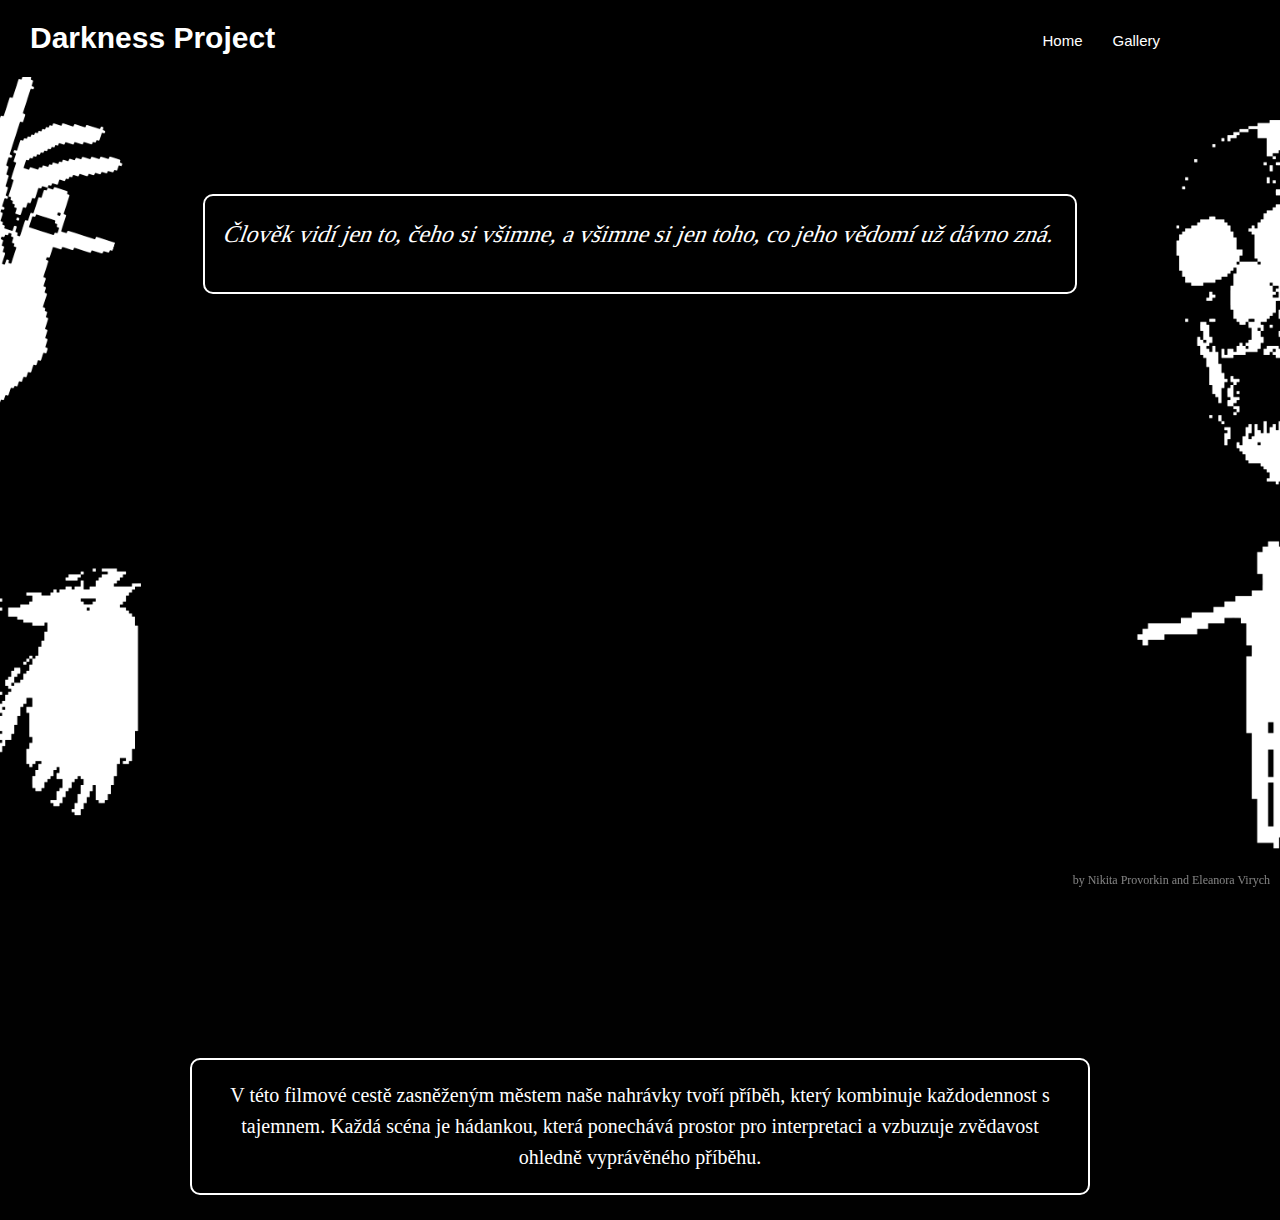
<file: index.html>
<!DOCTYPE html>
<html lang="en">
<head>
    <meta charset="UTF-8">
    <meta name="viewport" content="width=device-width, initial-scale=1.0">
    <title>Darkness</title>
    <link rel="stylesheet" type="text/css" href="site/css/index.css">
</head>    
<body>
<header>
    <div class="mainmenu">
        <div class="avtr">
            <h1>Darkness Project</h1>
        </div>
        <div class="crok">
            <ul>
                <li><a href="index.html">Home</a></li>
                <li><a href="site/gallery.html">Gallery</a></li>
            </ul>
        </div>
    </div>
</header>
<br>
<br>
<br>
<br>
<br>
<br>
<br>
    <div class="container">
        <p class="quote"> Člověk vidí jen to, čeho si všimne, a všimne si jen toho, co jeho vědomí už dávno zná.</p>
    </div>
    <br>
    <br>
    <br>
    <br>
    <iframe width="900" height="625" src="https://www.youtube.com/embed/RKMpmK_5Smc?si=s569y8LHZi4sAoP2" title="YouTube video player" frameborder="0" allow="accelerometer; autoplay; clipboard-write; encrypted-media; gyroscope; picture-in-picture; web-share" allowfullscreen></iframe>

    <div class="quotetwo">
        <p>V této filmové cestě zasněženým městem naše nahrávky tvoří příběh, který kombinuje každodennost s tajemnem. Každá scéna je hádankou, která ponechává prostor pro interpretaci a vzbuzuje zvědavost ohledně vyprávěného příběhu.</p>
    </div>
    <div class="by">
        <p>by Nikita Provorkin and Eleanora Virych</p>
    </div>
    <br>
</body>
</html>
</file>
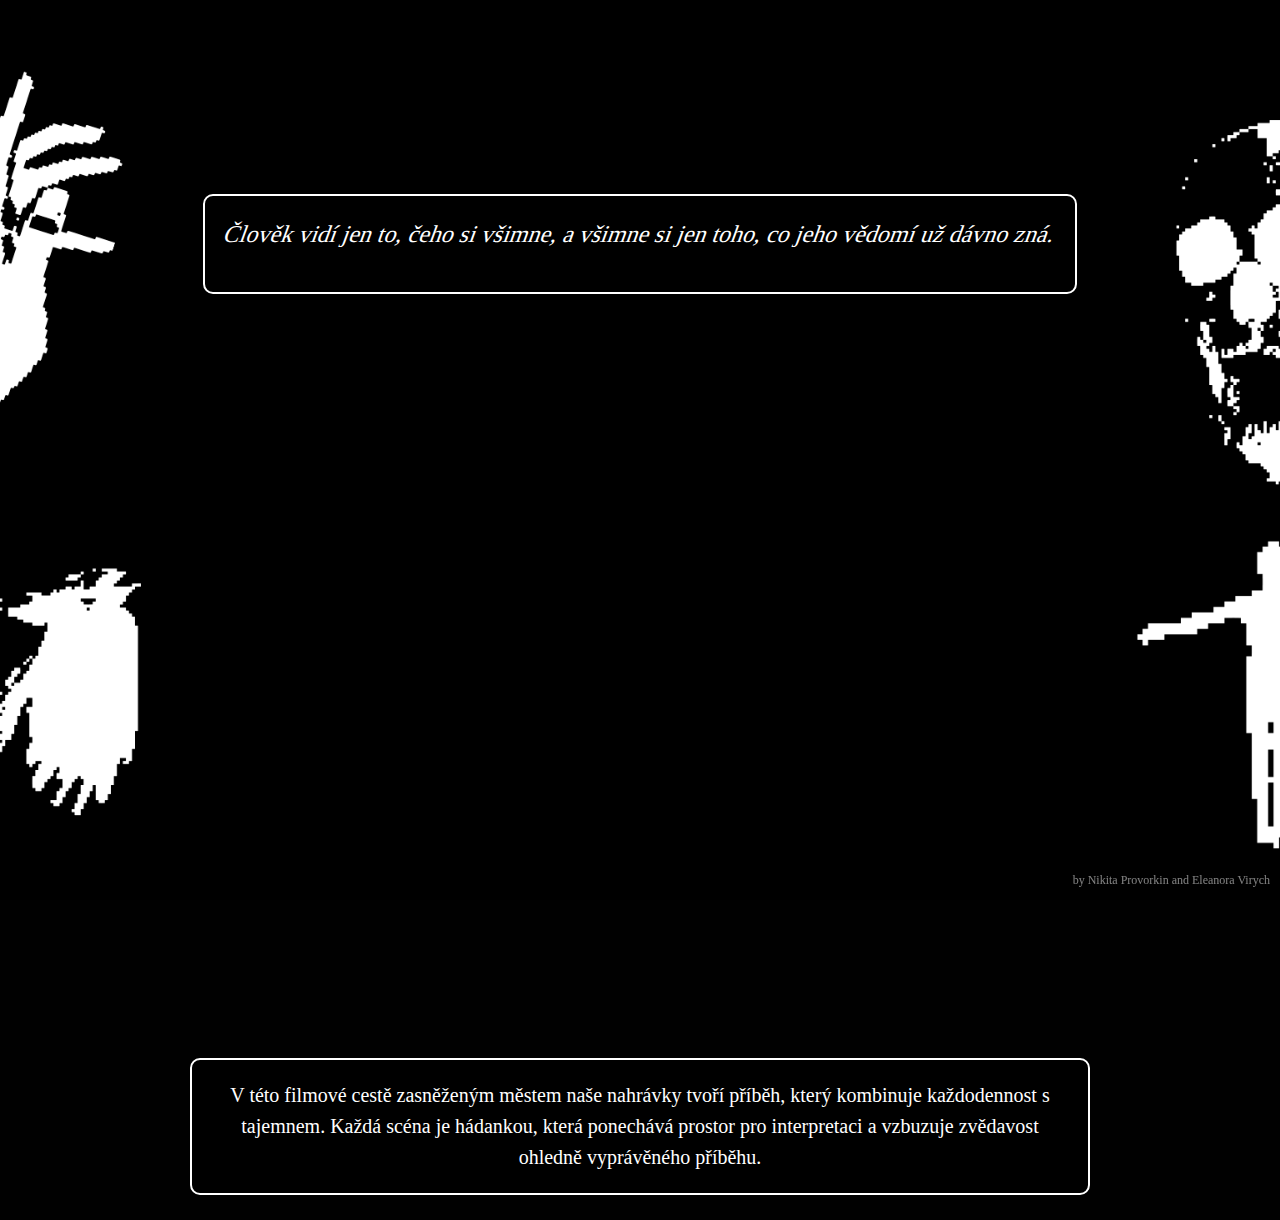
<file: site/index.html>
<!DOCTYPE html>
<html lang="en">
<head>
    <meta charset="UTF-8">
    <meta name="viewport" content="width=device-width, initial-scale=1.0">
    <title>Darkness</title>
    <link rel="stylesheet" type="text/css" href="css/index.css">
</head>    
<body>
    <?php include 'header.html';?>
<br>
<br>
<br>
<br>
<br>
<br>
<br>
    <div class="container">
        <p class="quote"> Člověk vidí jen to, čeho si všimne, a všimne si jen toho, co jeho vědomí už dávno zná.</p>
    </div>
    <br>
    <br>
    <br>
    <br>
    <iframe width="900" height="625" src="https://www.youtube.com/embed/RKMpmK_5Smc?si=s569y8LHZi4sAoP2" title="YouTube video player" frameborder="0" allow="accelerometer; autoplay; clipboard-write; encrypted-media; gyroscope; picture-in-picture; web-share" allowfullscreen></iframe>

    <div class="quotetwo">
        <p>V této filmové cestě zasněženým městem naše nahrávky tvoří příběh, který kombinuje každodennost s tajemnem. Každá scéna je hádankou, která ponechává prostor pro interpretaci a vzbuzuje zvědavost ohledně vyprávěného příběhu.</p>
    </div>
    <div class="by">
        <p>by Nikita Provorkin and Eleanora Virych</p>
    </div>
    <br>
</body>
</html>
</file>
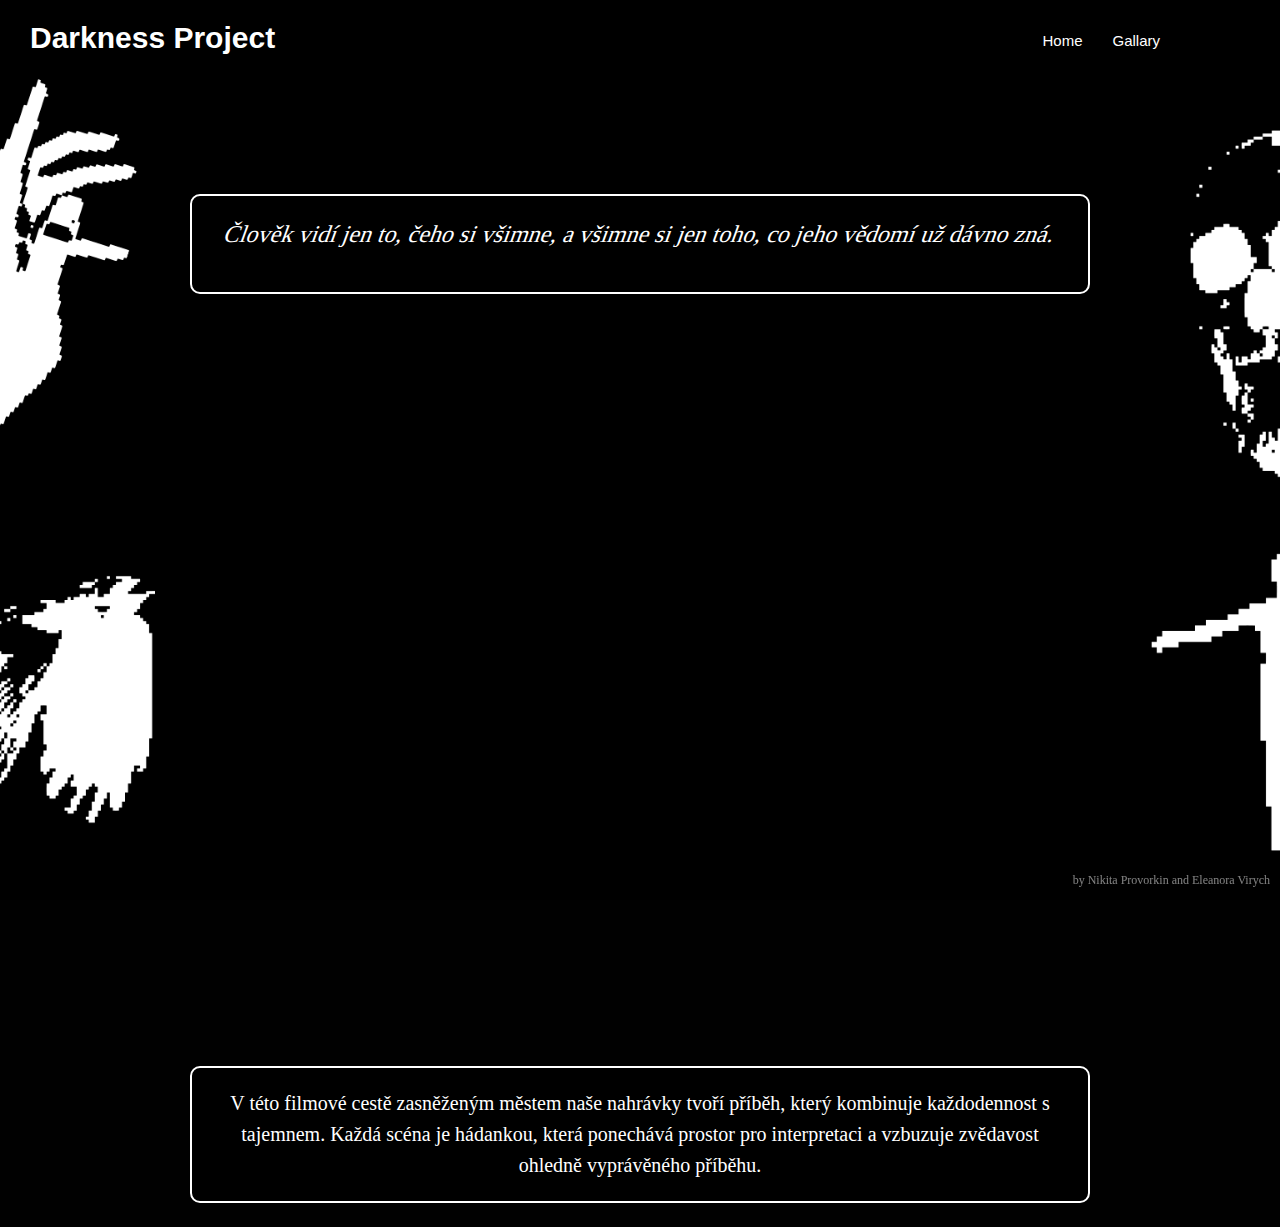
<file: webstr/index.html>
<!DOCTYPE html>
<html lang="en">
<head>
    <meta charset="UTF-8">
    <meta name="viewport" content="width=device-width, initial-scale=1.0">
    <title>Darkness</title>
    <link rel="stylesheet" type="text/css" href="index.css">
</head>    
<body>
    <header>
        <div class="mainmenu">
            <div class="avtr">
                <h1>Darkness Project</h1>
            </div>
            <div class="crok">
                <ul>
                    <li><a href="index.html">Home</a></li>
                    <li><a href="gallary.html">Gallary</a></li>
                </ul>
            </div>
        </div>
<br>
<br>
<br>
<br>
<br>
<br>
<br>
    <div class="container">
        <p class="quote"> Člověk vidí jen to, čeho si všimne, a všimne si jen toho, co jeho vědomí už dávno zná.</p>
    </div>
    <br>
    <br>
    <br>
    <br>
    <iframe width="900" height="625" src="https://www.youtube.com/embed/RKMpmK_5Smc?si=s569y8LHZi4sAoP2" title="YouTube video player" frameborder="0" allow="accelerometer; autoplay; clipboard-write; encrypted-media; gyroscope; picture-in-picture; web-share" allowfullscreen></iframe>

    <div class="quotetwo">
        <p>V této filmové cestě zasněženým městem naše nahrávky tvoří příběh, který kombinuje každodennost s tajemnem. Každá scéna je hádankou, která ponechává prostor pro interpretaci a vzbuzuje zvědavost ohledně vyprávěného příběhu.</p>
    </div>
    <div class="by">
        <p>by Nikita Provorkin and Eleanora Virych</p>
    </div>
    <br>
</body>
</html>
</file>
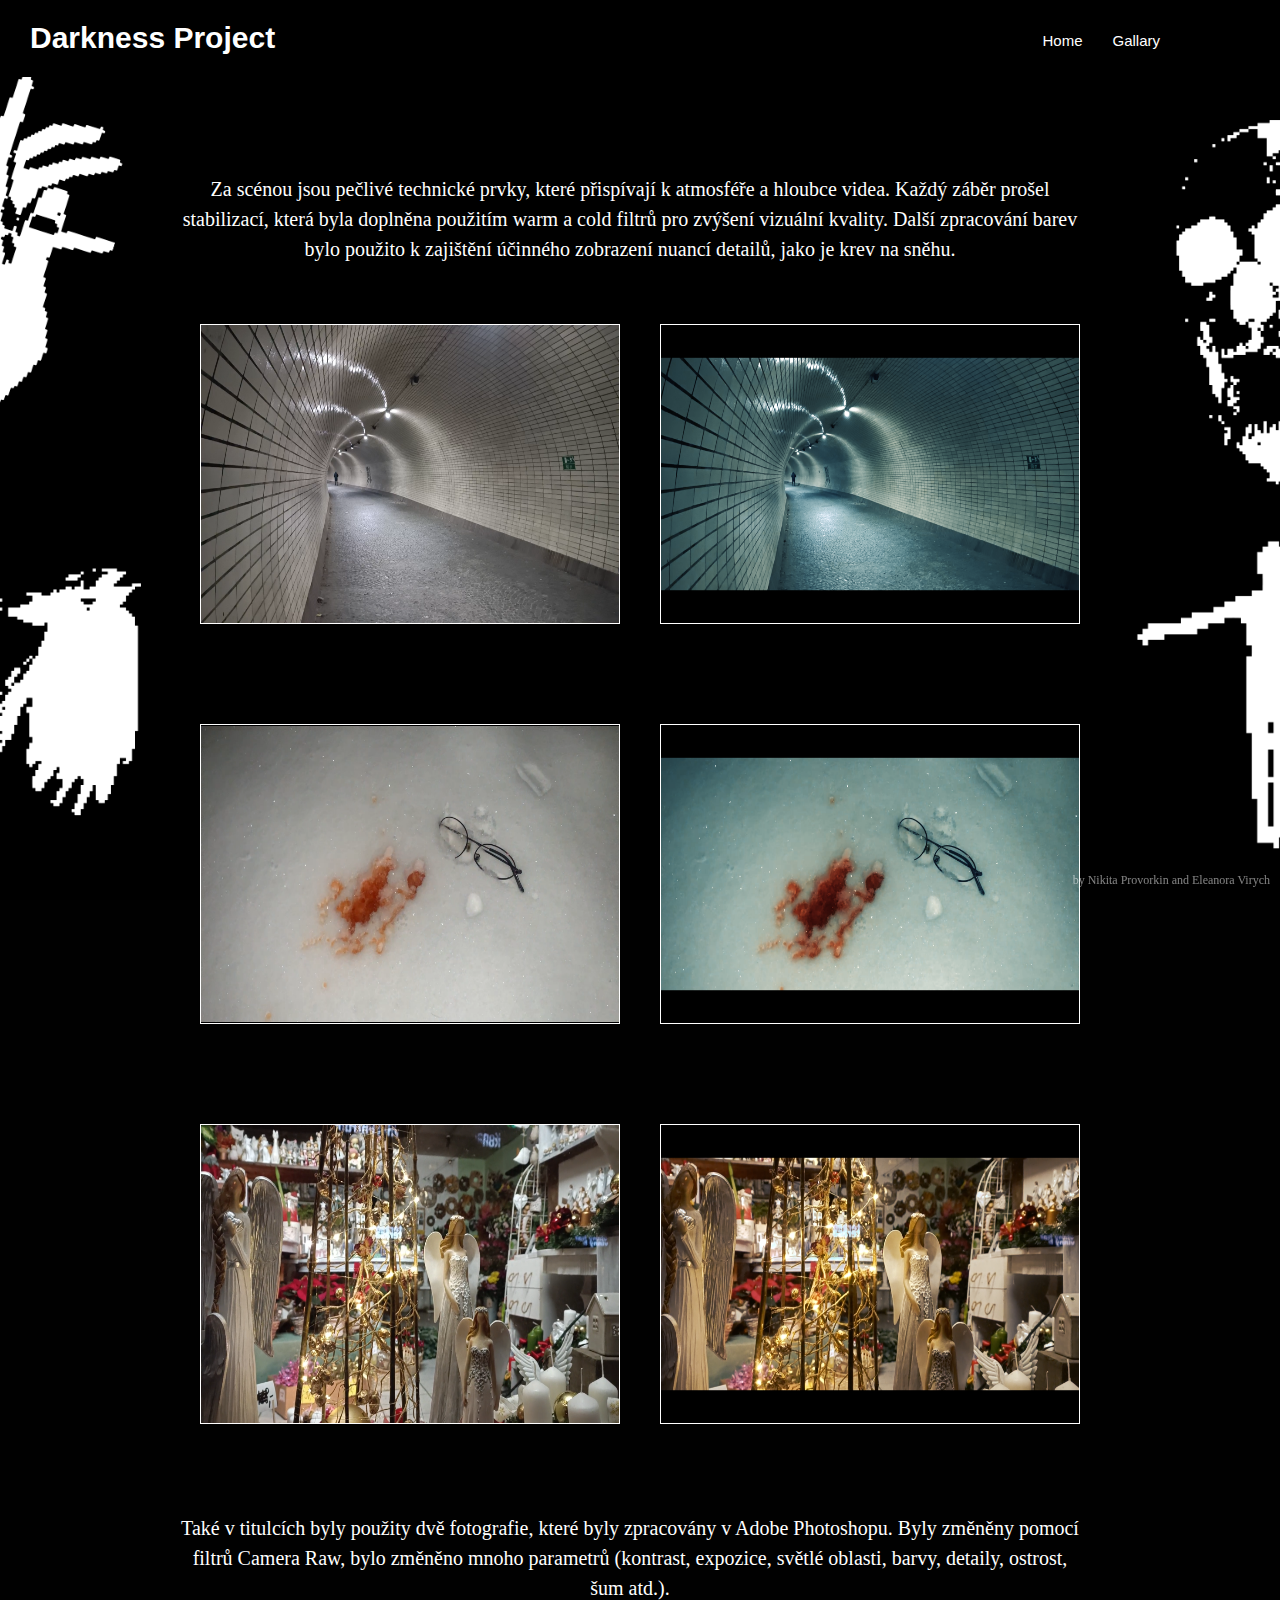
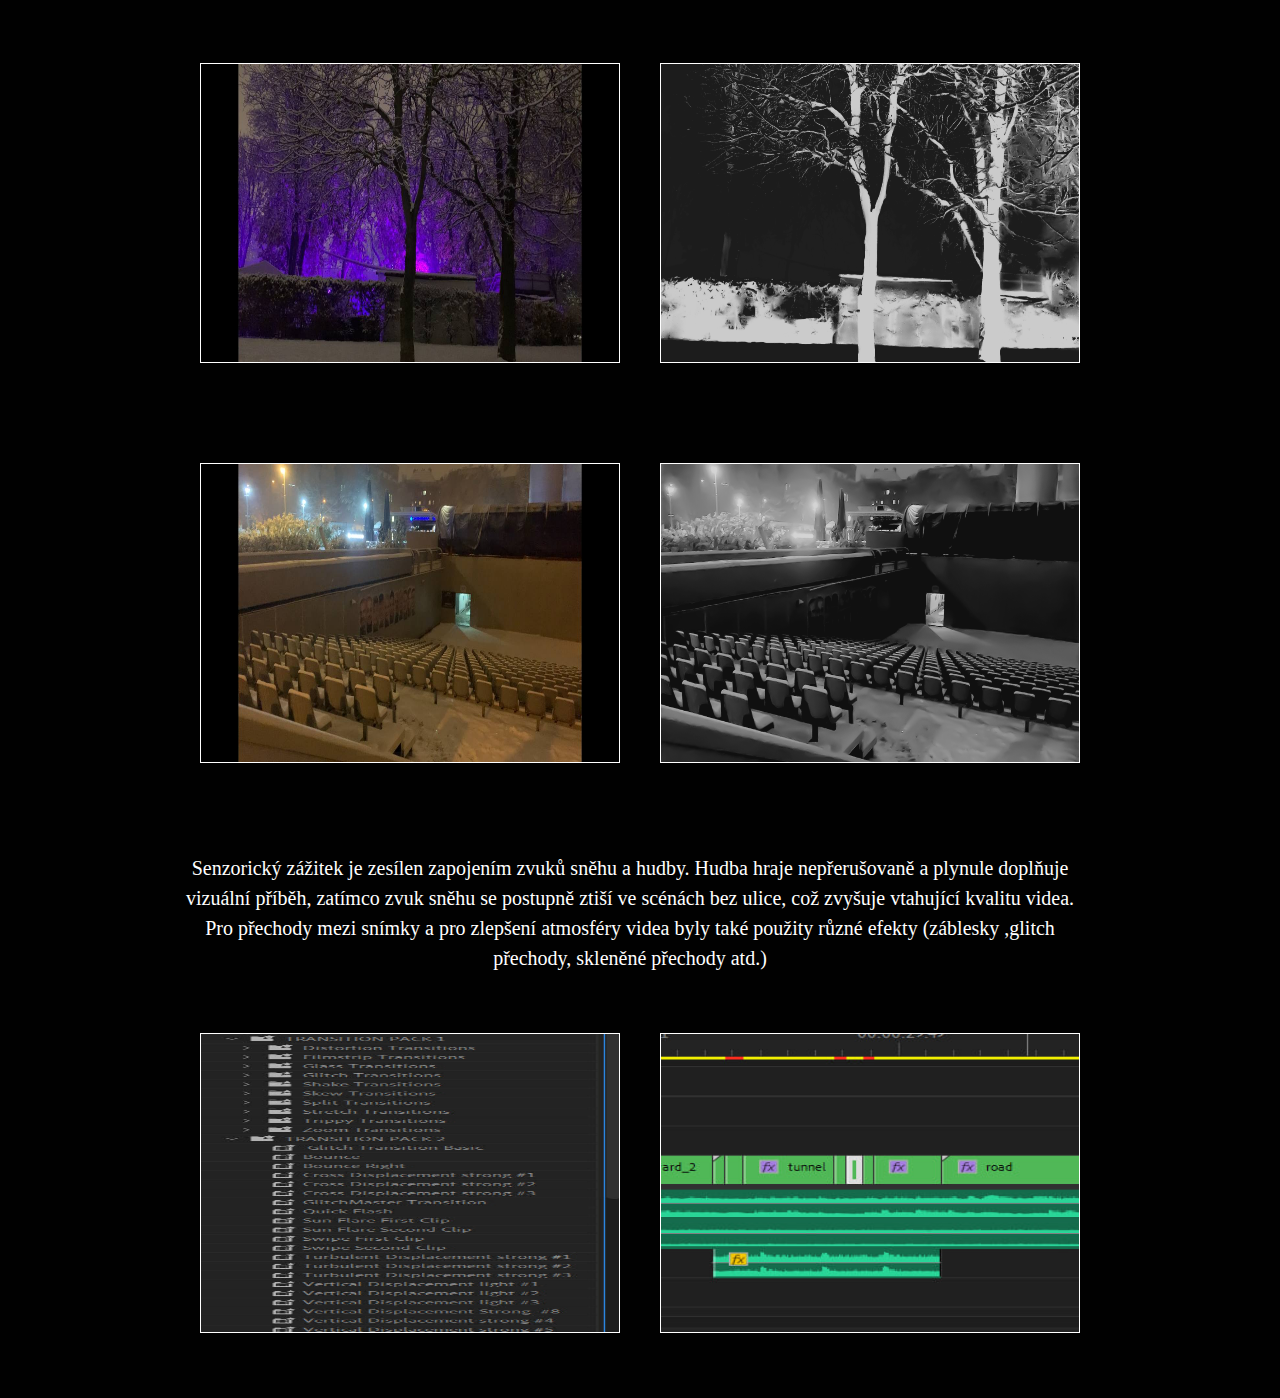
<file: gallary.html>
<!DOCTYPE html>
<html lang="en">
<head>
    <meta charset="UTF-8">
    <meta name="viewport" content="width=device-width, initial-scale=1.0">
    <title>Darkness</title>
    <link rel="stylesheet" type="text/css" href="gallary.css">
</head>    
<body>
    <header>
        <div class="mainmenu">
            <div class="avtr">
                <h1>Darkness Project</h1>
            </div>
            <div class="crok">
                <ul>
                    <li><a href="index.html">Home</a></li>
                    <li><a href="gallary.html">Gallary</a></li>
                </ul>
            </div>
        </div>
<br>
<br>
<br>
<br>
<br>
<br>
<br>
<div class="additional-text">
    <p>Za scénou jsou pečlivé technické prvky, které přispívají k atmosféře a hloubce videa. Každý záběr prošel stabilizací, která byla doplněna použitím warm a cold filtrů pro zvýšení vizuální kvality. Další zpracování barev bylo použito k zajištění účinného zobrazení nuancí detailů, jako je krev na sněhu.</p>
</div>
<div class="image-container">
    <img src="tunel1.png">
    <img src="tunel2.png">
</div>

<div class="image-container2">
    <img src="blood1.png">
    <img src="blood2.png">
</div>
<div class="image-container3">
    <img src="angel1.png">
    <img src="angel2.png">
</div>
<br>
<br>
<div class="additional-text">
    <p>Také v titulcích byly použity dvě fotografie, které byly zpracovány v Adobe Photoshopu. Byly změněny pomocí filtrů Camera Raw, bylo změněno mnoho parametrů (kontrast, expozice, světlé oblasti, barvy, detaily, ostrost, šum atd.).</p>
</div>
<div class="image-container4">
    <img src="tree1.jpg">
    <img src="tree.png">
</div>
<div class="image-container5">
    <img src="empty.jpg">
    <img src="empty2.png">
</div>
<br>
<br>
<div class="additional-text">
    <p>Senzorický zážitek je zesílen zapojením zvuků sněhu a hudby. Hudba hraje nepřerušovaně a plynule doplňuje vizuální příběh, zatímco zvuk sněhu se postupně ztiší ve scénách bez ulice, což zvyšuje vtahující kvalitu videa. Pro přechody mezi snímky a pro zlepšení atmosféry videa byly také použity různé efekty (záblesky ,glitch přechody, skleněné přechody atd.)
    </p>
</div>
<div class="image-container6">
    <img src="montagne.jpg">
    <img src="montagne2.jpg">
</div>


    <div class="by">
        <p>by Nikita Provorkin and Eleanora Virych</p>
    </div>
    <br>
</body>
</html>
</file>
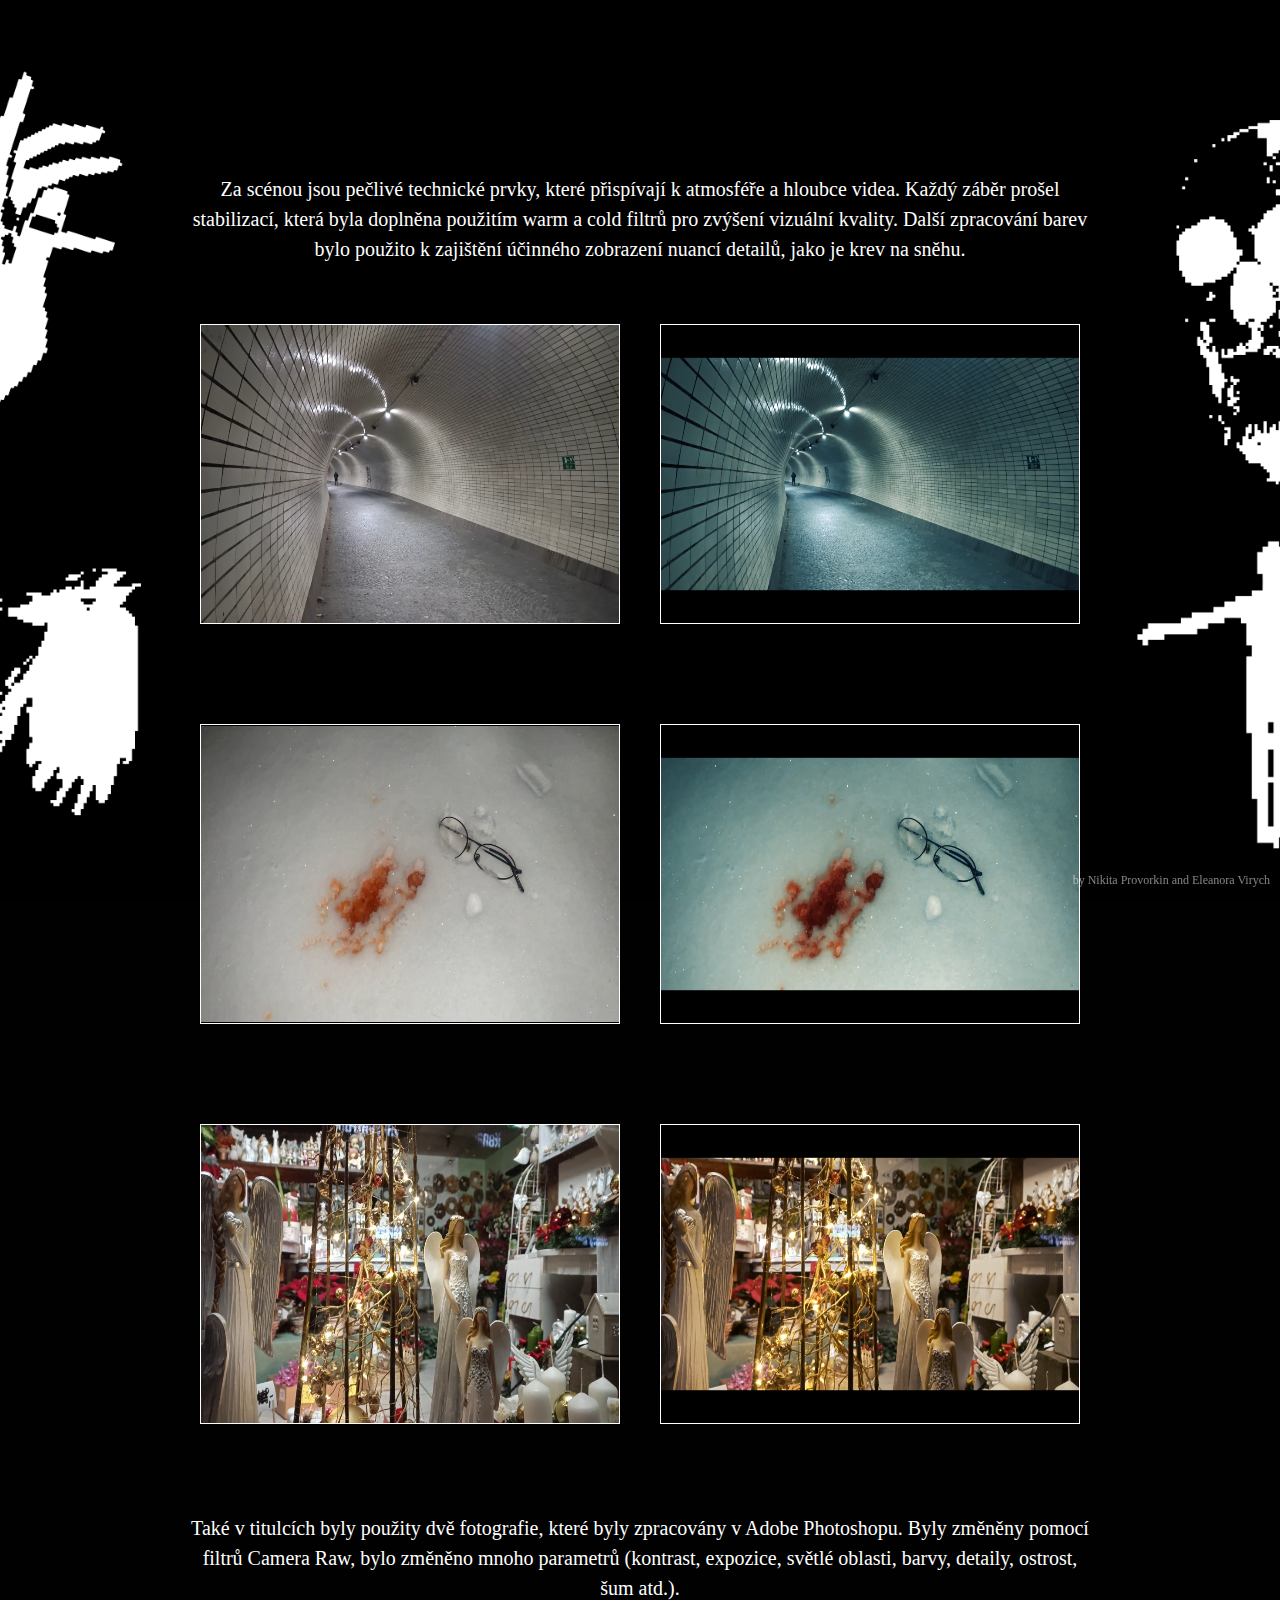
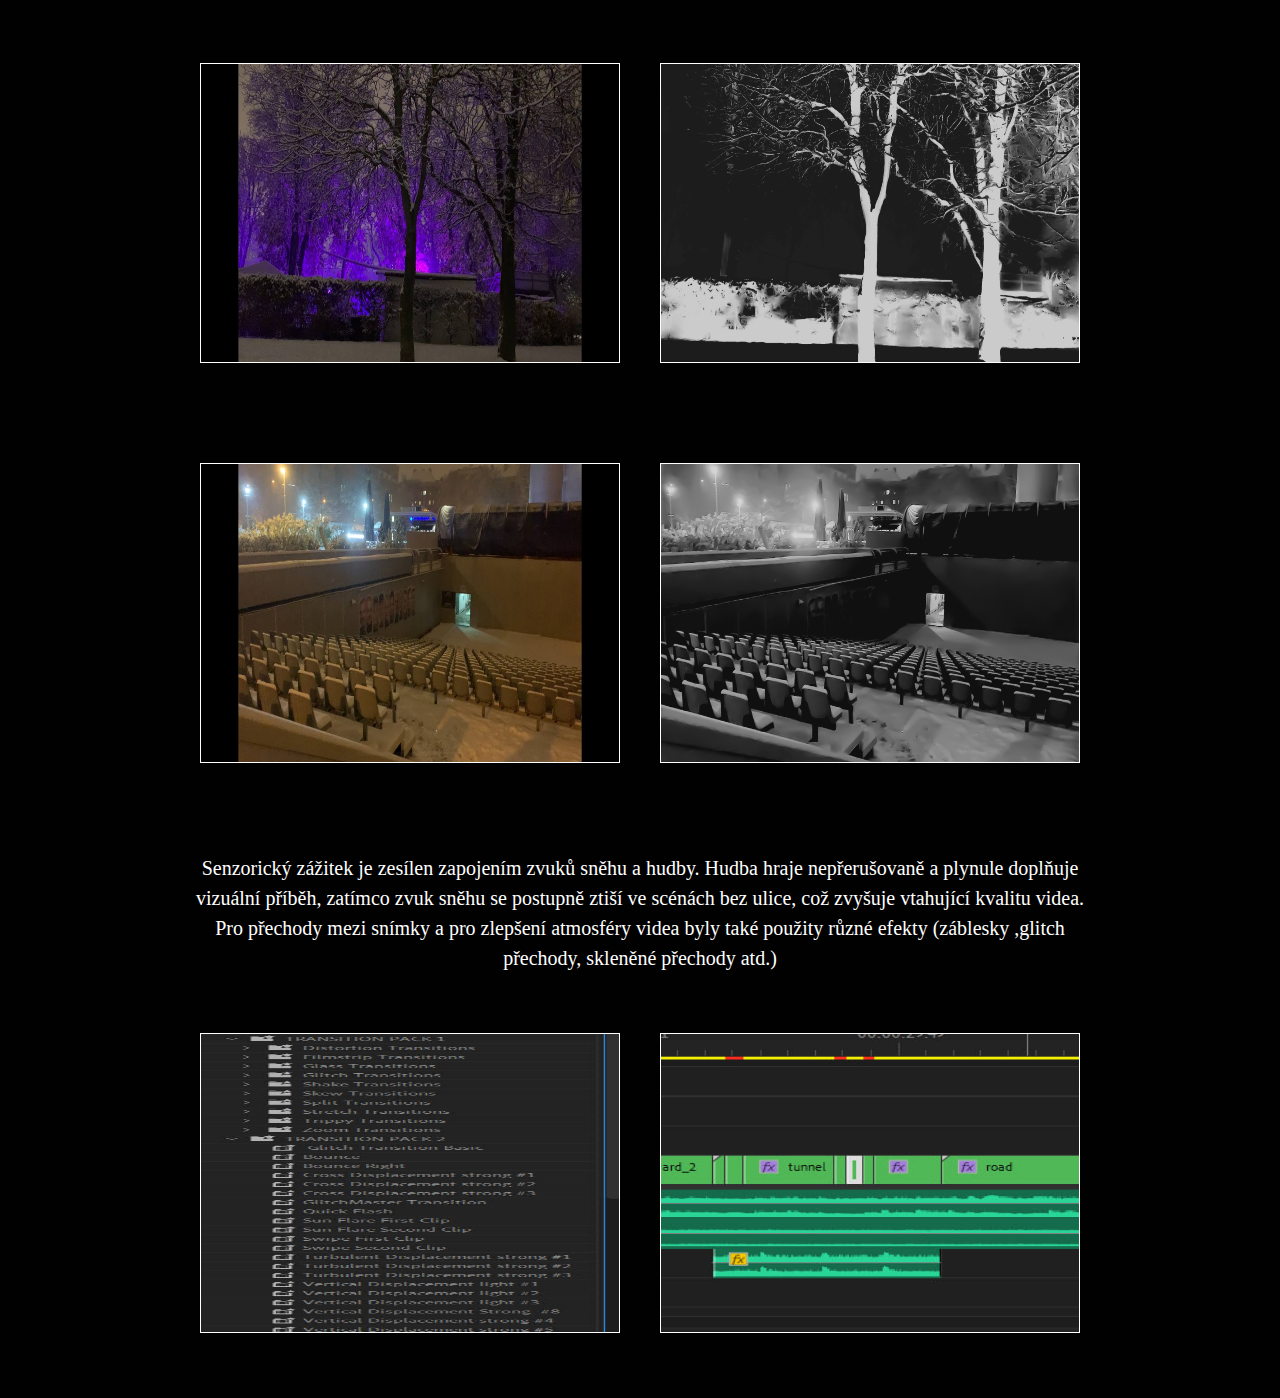
<file: gallery.html>
<!DOCTYPE html>
<html lang="en">
<head>
    <meta charset="UTF-8">
    <meta name="viewport" content="width=device-width, initial-scale=1.0">
    <title>Darkness</title>
    <link rel="stylesheet" type="text/css" href="css/gallery.css">
</head>    
<body>
    <?php include 'header.html';?>
<br>
<br>
<br>
<br>
<br>
<br>
<br>
<div class="additional-text">
    <p>Za scénou jsou pečlivé technické prvky, které přispívají k atmosféře a hloubce videa. Každý záběr prošel stabilizací, která byla doplněna použitím warm a cold filtrů pro zvýšení vizuální kvality. Další zpracování barev bylo použito k zajištění účinného zobrazení nuancí detailů, jako je krev na sněhu.</p>
</div>
<div class="image-container">
    <img src="resources/tunnel1.png" alt="Tunnel unedited">
    <img src="resources/tunnel2.png" alt="Tunnel edited">
</div>

<div class="image-container2">
    <img src="resources/blood1.png" alt="Blood unedited">
    <img src="resources/blood2.png" alt="Blood edited">
</div>
<div class="image-container3">
    <img src="resources/angel1.png" alt="Angels unedited">
    <img src="resources/angel2.png" alt="Angels edited">
</div>
<br>
<br>
<div class="additional-text">
    <p>Také v titulcích byly použity dvě fotografie, které byly zpracovány v Adobe Photoshopu. Byly změněny pomocí filtrů Camera Raw, bylo změněno mnoho parametrů (kontrast, expozice, světlé oblasti, barvy, detaily, ostrost, šum atd.).</p>
</div>
<div class="image-container4">
    <img src="resources/tree1.jpg" alt="Tree unedited">
    <img src="resources/tree.png" alt="Tree edited">
</div>
<div class="image-container5">
    <img src="resources/empty.jpg" alt="Seats unedited">
    <img src="resources/empty2.png" alt="Seats edited">
</div>
<br>
<br>
<div class="additional-text">
    <p>Senzorický zážitek je zesílen zapojením zvuků sněhu a hudby. Hudba hraje nepřerušovaně a plynule doplňuje vizuální příběh, zatímco zvuk sněhu se postupně ztiší ve scénách bez ulice, což zvyšuje vtahující kvalitu videa. Pro přechody mezi snímky a pro zlepšení atmosféry videa byly také použity různé efekty (záblesky ,glitch přechody, skleněné přechody atd.)
    </p>
</div>
<div class="image-container6">
    <img src="resources/montage.jpg" alt="Montage screenshot">
    <img src="resources/montage2.jpg" alt="Montage screenshot">
</div>
    <div class="by">
        <p>by Nikita Provorkin and Eleanora Virych</p>
    </div>
    <br>
</body>
</html>
</file>
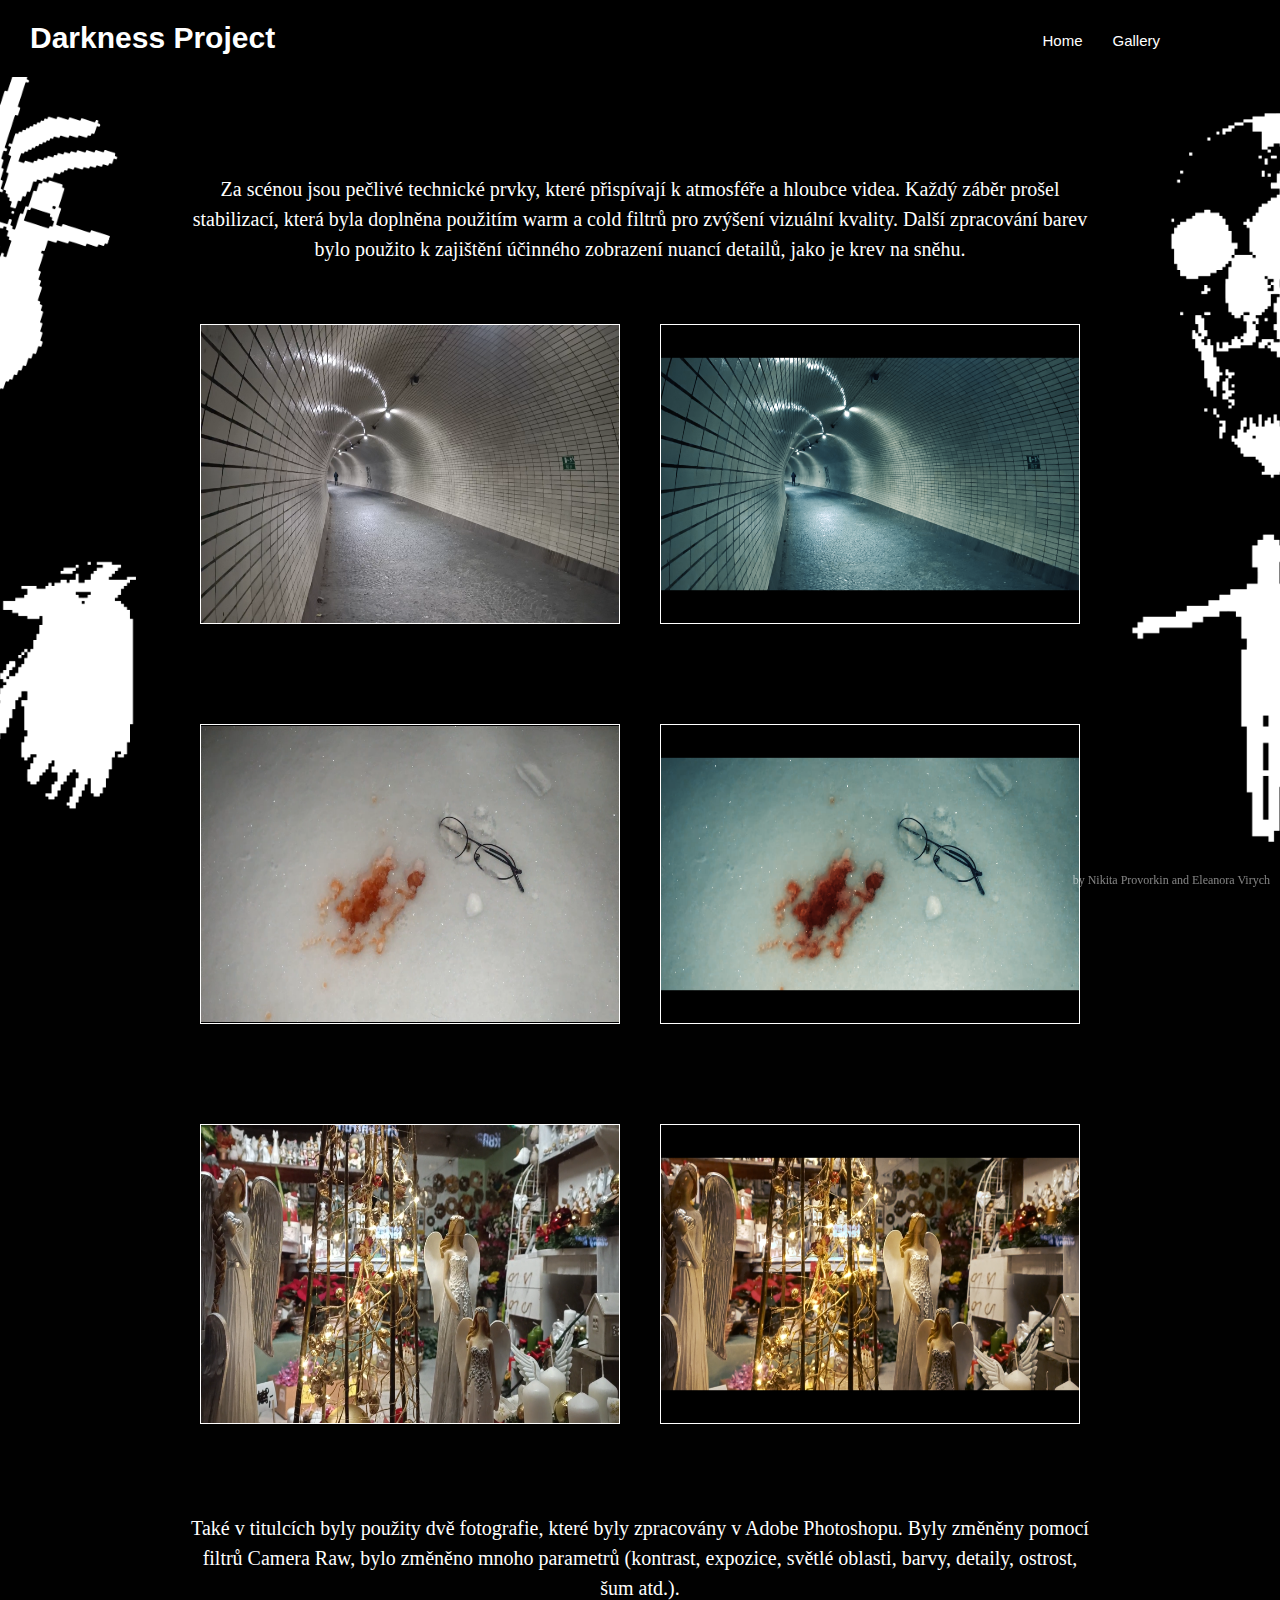
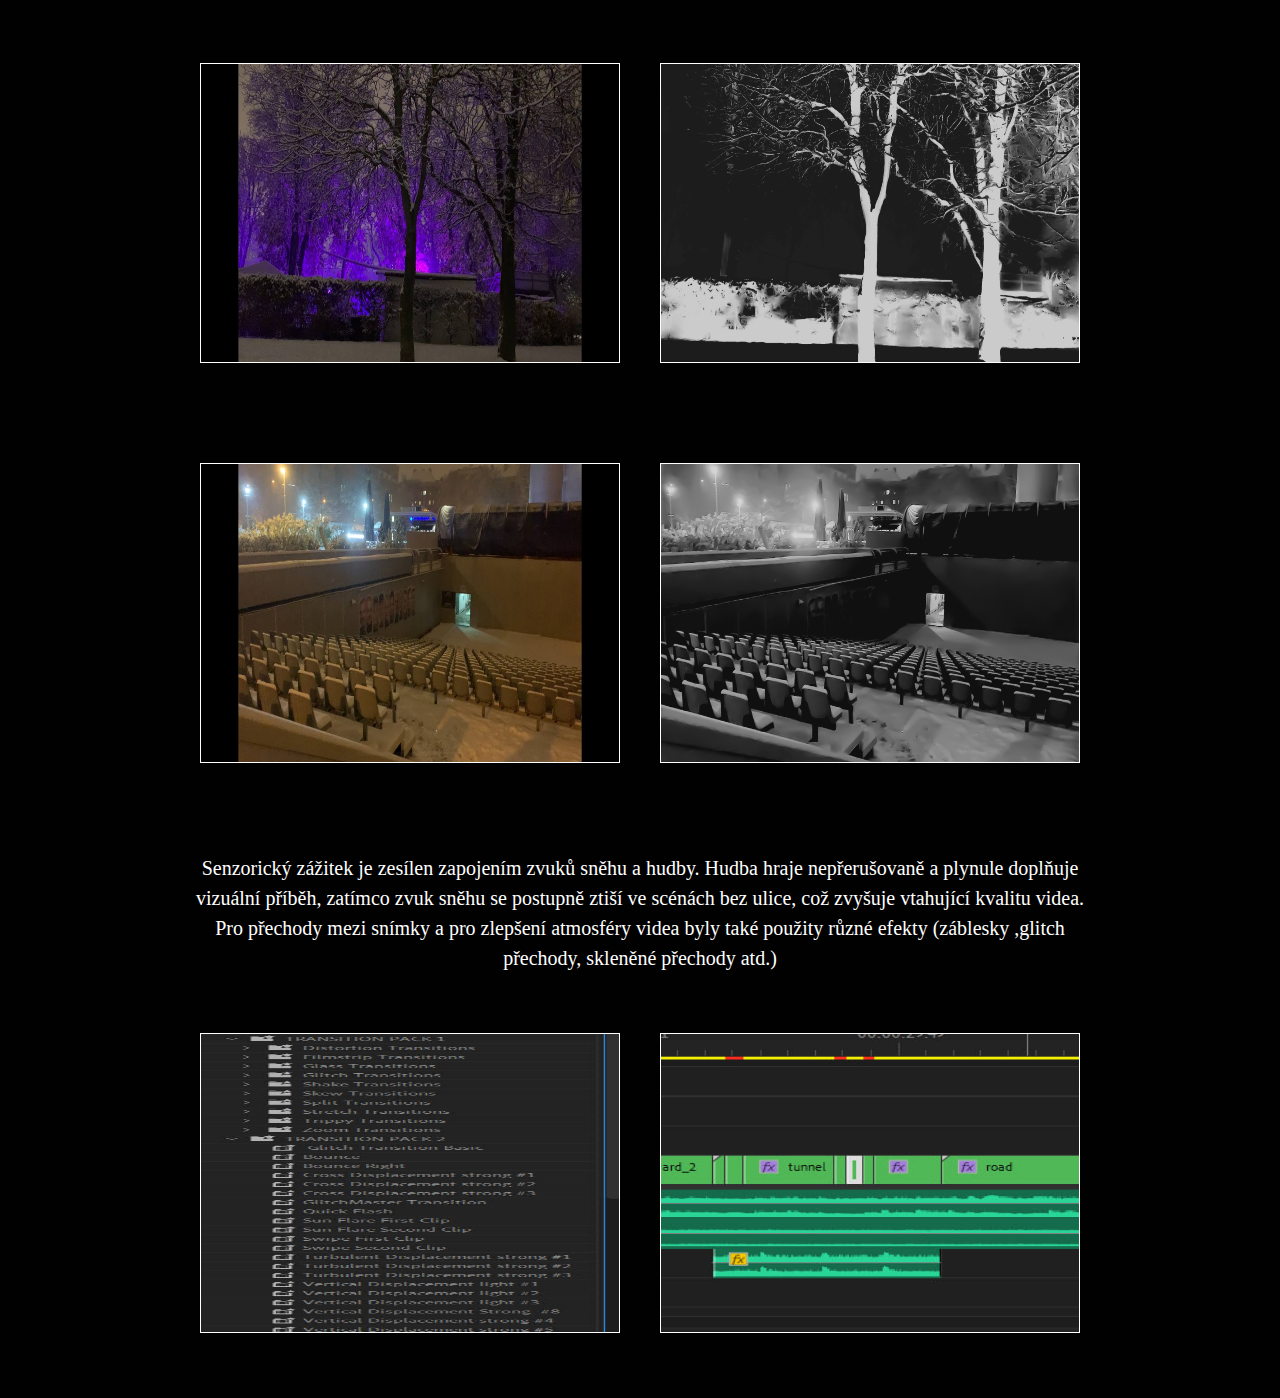
<file: site/gallery.html>
<!DOCTYPE html>
<html lang="en">
<head>
    <meta charset="UTF-8">
    <meta name="viewport" content="width=device-width, initial-scale=1.0">
    <title>Darkness</title>
    <link rel="stylesheet" type="text/css" href="css/gallery.css">
</head>    
<body>
<header>
    <div class="mainmenu">
        <div class="avtr">
            <h1>Darkness Project</h1>
        </div>
        <div class="crok">
            <ul>
                <li><a href="../index.html">Home</a></li>
                <li><a href="gallery.html">Gallery</a></li>
            </ul>
        </div>
    </div>
</header>
<br>
<br>
<br>
<br>
<br>
<br>
<br>
<div class="additional-text">
    <p>Za scénou jsou pečlivé technické prvky, které přispívají k atmosféře a hloubce videa. Každý záběr prošel stabilizací, která byla doplněna použitím warm a cold filtrů pro zvýšení vizuální kvality. Další zpracování barev bylo použito k zajištění účinného zobrazení nuancí detailů, jako je krev na sněhu.</p>
</div>
<div class="image-container">
    <img src="../resources/tunnel1.png" alt="Tunnel unedited">
    <img src="../resources/tunnel2.png" alt="Tunnel edited">
</div>

<div class="image-container2">
    <img src="../resources/blood1.png" alt="Blood unedited">
    <img src="../resources/blood2.png" alt="Blood edited">
</div>
<div class="image-container3">
    <img src="../resources/angel1.png" alt="Angels unedited">
    <img src="../resources/angel2.png" alt="Angels edited">
</div>
<br>
<br>
<div class="additional-text">
    <p>Také v titulcích byly použity dvě fotografie, které byly zpracovány v Adobe Photoshopu. Byly změněny pomocí filtrů Camera Raw, bylo změněno mnoho parametrů (kontrast, expozice, světlé oblasti, barvy, detaily, ostrost, šum atd.).</p>
</div>
<div class="image-container4">
    <img src="../resources/tree1.jpg" alt="Tree unedited">
    <img src="../resources/tree.png" alt="Tree edited">
</div>
<div class="image-container5">
    <img src="../resources/empty.jpg" alt="Seats unedited">
    <img src="../resources/empty2.png" alt="Seats edited">
</div>
<br>
<br>
<div class="additional-text">
    <p>Senzorický zážitek je zesílen zapojením zvuků sněhu a hudby. Hudba hraje nepřerušovaně a plynule doplňuje vizuální příběh, zatímco zvuk sněhu se postupně ztiší ve scénách bez ulice, což zvyšuje vtahující kvalitu videa. Pro přechody mezi snímky a pro zlepšení atmosféry videa byly také použity různé efekty (záblesky ,glitch přechody, skleněné přechody atd.)
    </p>
</div>
<div class="image-container6">
    <img src="../resources/montage.jpg" alt="Montage screenshot">
    <img src="../resources/montage2.jpg" alt="Montage screenshot">
</div>
    <div class="by">
        <p>by Nikita Provorkin and Eleanora Virych</p>
    </div>
    <br>
</body>
</html>
</file>
<file: site/css/index.css>
* {
    margin: 0;
    padding: 0;
    box-sizing: border-box;
}


body {
    background-color: #010101;
    color: white;
    font-family: Akira_f, Bold;
    line-height: 1.55;
    display: flex;
    flex-direction: column;
    align-items: center;
    justify-content: center;
    min-height: 100vh;
    background-image: url('../../resources/bg.gif');
    background-size: cover;
    background-position: center; 
    background-attachment: fixed; 
}

.mainmenu {
    position: fixed;
    top: 0;
    left: 0;
    width: 100%;
    background-color: black;
    z-index: 1000;
    display: flex;
    font-size: 20px;
    justify-content: space-between;
    align-items: center;
    padding: 15px 30px;
    max-height: 150px;
}

.avtr,
.crok {
    margin-right: 30px;
    vertical-align: middle;
    display: flex;
    align-items: center;
}

.crok ul {
    margin-right: 30px;
    vertical-align: middle;
    list-style: none;
    display: flex;
}

.crok li {
    margin-right: 30px;
    vertical-align: middle;
}

.crok a {
    vertical-align: middle;
    font-family: arial;
    font-size: 15px;
    color: white;
    text-decoration: none;
}

.crok a:hover {
    color: #8f0c03;
}

.avtr h1 {
    font-family: arial;
    font-size: 30px;
    color: white;
    vertical-align: middle;
}

.container {
    background-color: black;
    color: white;
    padding: 20px;
    border-radius: 10px;
    text-align: center;
    margin-top: 20px;
    border: 2px solid white;
}


.quote {
    transform: skew(-20deg);
    font-size: 24px;
    line-height: 1.5;
    margin-bottom: 20px;
}

iframe {
    margin-top: 20px; 
    max-width: 100%; 
}

.quotetwo {
    margin-top: 20px;
    padding: 20px;
    border-radius: 10px;
    background-color: black;
    border: 2px solid white;
    text-align: center;
    max-width: 900px;
    margin-left: auto;
    margin-right: auto;
    font-size: 20px;
}

.by {
    position: fixed;
    bottom: 10px;
    right: 10px;
    opacity: 0.5;
    font-size: 12px;
    white-space: nowrap;
}
</file>
<file: webstr/index.css>
* {
    margin: 0;
    padding: 0;
    box-sizing: border-box;
}


body {
    background-color: #010101;
    color: white;
    font-family: Akira_f, Bold;
    line-height: 1.55;
    display: flex;
    flex-direction: column;
    align-items: center;
    justify-content: center;
    min-height: 100vh;
    background-image: url('bg.gif'); 
    background-size: cover;
    background-position: center; 
    background-attachment: fixed; 
}

.mainmenu {
    position: fixed;
    top: 0;
    left: 0;
    width: 100%;
    background-color: black;
    z-index: 1000;
    display: flex;
    font-size: 20px;
    justify-content: space-between;
    align-items: center;
    padding: 15px 30px;
    max-height: 150px;
}

.avtr,
.crok {
    margin-right: 30px;
    vertical-align: middle;
    display: flex;
    align-items: center;
}

.crok ul {
    margin-right: 30px;
    vertical-align: middle;
    list-style: none;
    display: flex;
}

.crok li {
    margin-right: 30px;
    vertical-align: middle;
}

.crok a {
    vertical-align: middle;
    font-family: arial;
    font-size: 15px;
    color: white;
    text-decoration: none;
}

.crok a:hover {
    color: #8f0c03;
}

.avtr h1 {
    font-family: arial;
    font-size: 30px;
    color: white;
    vertical-align: middle;
}

.container {
    background-color: black;
    color: white;
    padding: 20px;
    border-radius: 10px;
    text-align: center;
    margin-top: 20px;
    border: 2px solid white;
}


.quote {
    transform: skew(-20deg);
    font-size: 24px;
    line-height: 1.5;
    margin-bottom: 20px;
}

iframe {
    margin-top: 20px; 
    max-width: 100%; 
}

.quotetwo {
    margin-top: 20px;
    padding: 20px;
    border-radius: 10px;
    background-color: black;
    border: 2px solid white;
    text-align: center;
    max-width: 900px;
    margin-left: auto;
    margin-right: auto;
    font-size: 20px;
}

.by {
    position: fixed;
    bottom: 10px;
    right: 10px;
    opacity: 0.5;
    font-size: 12px;
    white-space: nowrap;
}
</file>
<file: gallary.css>
* {
    margin: 0;
    padding: 0;
    box-sizing: border-box;
}


body {
    background-color: #010101;
    color: white;
    font-family: Akira_f, Bold;
    line-height: 1.55;
    display: flex;
    flex-direction: column;
    align-items: center;
    justify-content: center;
    min-height: 100vh;
    background-image: url('bg.gif'); 
    background-size: cover; 
    background-position: center; 
    background-attachment: fixed; 
}

.mainmenu {
    position: fixed;
    top: 0;
    left: 0;
    width: 100%;
    background-color: black;
    z-index: 1000;
    display: flex;
    font-size: 20px;
    justify-content: space-between;
    align-items: center;
    padding: 15px 30px;
    max-height: 150px;
}

.avtr,
.crok {
    margin-right: 30px;
    vertical-align: middle;
    display: flex;
    align-items: center;
}

.crok ul {
    margin-right: 30px;
    vertical-align: middle;
    list-style: none;
    display: flex;
}

.crok li {
    margin-right: 30px;
    vertical-align: middle;
}

.crok a {
    vertical-align: middle;
    font-family: arial;
    font-size: 15px;
    color: white;
    text-decoration: none;
}

.crok a:hover {
    color: #8f0c03;
}

.avtr h1 {
    font-family: arial;
    font-size: 30px;
    color: white;
    vertical-align: middle;
}

.by {
    position: fixed;
    bottom: 10px;
    right: 10px;
    opacity: 0.5;
    font-size: 12px;
    white-space: nowrap;
}

.additional-text {
    position: center;
    top: 20%; 
    left: 50%;
    text-align: center;
    color: white;
    font-size: 20px;
    max-width: 900px; 
    line-height: 1.5;
}
.image-container {
    display: flex;
    justify-content: center;
    align-items: center;
    margin-top: 20px;
}

.image-container img {
    width: 420px;
    height: 300px;
    margin: 40px 20px; 
    border: 1px solid white;
}

.image-container2 {
    display: flex;
    justify-content: center;
    align-items: center;
    margin-top: 20px;
}

.image-container2 img {
    width: 420px;
    height: 300px;
    margin: 40px 20px;
    border: 1px solid white;
}

.image-container3 {
    display: flex;
    justify-content: center;
    align-items: center;
    margin-top: 20px;
}

.image-container3 img {
    width: 420px;
    height: 300px;
    margin: 40px 20px; 
    border: 1px solid white; 
}
.image-container4 {
    display: flex;
    justify-content: center;
    align-items: center;
    margin-top: 20px;
}

.image-container4 img {
    width: 420px;
    height: 300px;
    margin: 40px 20px;
    border: 1px solid white;
}

.image-container5 {
    display: flex;
    justify-content: center;
    align-items: center;
    margin-top: 20px;
}

.image-container5 img {
    width: 420px;
    height: 300px;
    margin: 40px 20px;
    border: 1px solid white; 
}
.image-container6 {
    display: flex;
    justify-content: center;
    align-items: center;
    margin-top: 20px;
}

.image-container6 img {
    width: 420px;
    height: 300px;
    margin: 40px 20px;
    border: 1px solid white; 
}
</file>
<file: css/gallery.css>
* {
    margin: 0;
    padding: 0;
    box-sizing: border-box;
}


body {
    background-color: #010101;
    color: white;
    font-family: Akira_f, Bold;
    line-height: 1.55;
    display: flex;
    flex-direction: column;
    align-items: center;
    justify-content: center;
    min-height: 100vh;
    background-image: url('../resources/bg.gif');
    background-size: cover; 
    background-position: center; 
    background-attachment: fixed; 
}

.mainmenu {
    position: fixed;
    top: 0;
    left: 0;
    width: 100%;
    background-color: black;
    z-index: 1000;
    display: flex;
    font-size: 20px;
    justify-content: space-between;
    align-items: center;
    padding: 15px 30px;
    max-height: 150px;
}

.avtr,
.crok {
    margin-right: 30px;
    vertical-align: middle;
    display: flex;
    align-items: center;
}

.crok ul {
    margin-right: 30px;
    vertical-align: middle;
    list-style: none;
    display: flex;
}

.crok li {
    margin-right: 30px;
    vertical-align: middle;
}

.crok a {
    vertical-align: middle;
    font-family: arial;
    font-size: 15px;
    color: white;
    text-decoration: none;
}

.crok a:hover {
    color: #8f0c03;
}

.avtr h1 {
    font-family: arial;
    font-size: 30px;
    color: white;
    vertical-align: middle;
}

.by {
    position: fixed;
    bottom: 10px;
    right: 10px;
    opacity: 0.5;
    font-size: 12px;
    white-space: nowrap;
}

.additional-text {
    position: center;
    top: 20%; 
    left: 50%;
    text-align: center;
    color: white;
    font-size: 20px;
    max-width: 900px; 
    line-height: 1.5;
}
.image-container {
    display: flex;
    justify-content: center;
    align-items: center;
    margin-top: 20px;
}

.image-container img {
    width: 420px;
    height: 300px;
    margin: 40px 20px; 
    border: 1px solid white;
}

.image-container2 {
    display: flex;
    justify-content: center;
    align-items: center;
    margin-top: 20px;
}

.image-container2 img {
    width: 420px;
    height: 300px;
    margin: 40px 20px;
    border: 1px solid white;
}

.image-container3 {
    display: flex;
    justify-content: center;
    align-items: center;
    margin-top: 20px;
}

.image-container3 img {
    width: 420px;
    height: 300px;
    margin: 40px 20px; 
    border: 1px solid white; 
}
.image-container4 {
    display: flex;
    justify-content: center;
    align-items: center;
    margin-top: 20px;
}

.image-container4 img {
    width: 420px;
    height: 300px;
    margin: 40px 20px;
    border: 1px solid white;
}

.image-container5 {
    display: flex;
    justify-content: center;
    align-items: center;
    margin-top: 20px;
}

.image-container5 img {
    width: 420px;
    height: 300px;
    margin: 40px 20px;
    border: 1px solid white; 
}
.image-container6 {
    display: flex;
    justify-content: center;
    align-items: center;
    margin-top: 20px;
}

.image-container6 img {
    width: 420px;
    height: 300px;
    margin: 40px 20px;
    border: 1px solid white; 
}
</file>
<file: site/css/gallery.css>
* {
    margin: 0;
    padding: 0;
    box-sizing: border-box;
}


body {
    background-color: #010101;
    color: white;
    font-family: Akira_f, Bold;
    line-height: 1.55;
    display: flex;
    flex-direction: column;
    align-items: center;
    justify-content: center;
    min-height: 100vh;
    background-image: url('../../resources/bg.gif');
    background-size: cover; 
    background-position: center; 
    background-attachment: fixed; 
}

.mainmenu {
    position: fixed;
    top: 0;
    left: 0;
    width: 100%;
    background-color: black;
    z-index: 1000;
    display: flex;
    font-size: 20px;
    justify-content: space-between;
    align-items: center;
    padding: 15px 30px;
    max-height: 150px;
}

.avtr,
.crok {
    margin-right: 30px;
    vertical-align: middle;
    display: flex;
    align-items: center;
}

.crok ul {
    margin-right: 30px;
    vertical-align: middle;
    list-style: none;
    display: flex;
}

.crok li {
    margin-right: 30px;
    vertical-align: middle;
}

.crok a {
    vertical-align: middle;
    font-family: arial;
    font-size: 15px;
    color: white;
    text-decoration: none;
}

.crok a:hover {
    color: #8f0c03;
}

.avtr h1 {
    font-family: arial;
    font-size: 30px;
    color: white;
    vertical-align: middle;
}

.by {
    position: fixed;
    bottom: 10px;
    right: 10px;
    opacity: 0.5;
    font-size: 12px;
    white-space: nowrap;
}

.additional-text {
    position: center;
    top: 20%; 
    left: 50%;
    text-align: center;
    color: white;
    font-size: 20px;
    max-width: 900px; 
    line-height: 1.5;
}
.image-container {
    display: flex;
    justify-content: center;
    align-items: center;
    margin-top: 20px;
}

.image-container img {
    width: 420px;
    height: 300px;
    margin: 40px 20px; 
    border: 1px solid white;
}

.image-container2 {
    display: flex;
    justify-content: center;
    align-items: center;
    margin-top: 20px;
}

.image-container2 img {
    width: 420px;
    height: 300px;
    margin: 40px 20px;
    border: 1px solid white;
}

.image-container3 {
    display: flex;
    justify-content: center;
    align-items: center;
    margin-top: 20px;
}

.image-container3 img {
    width: 420px;
    height: 300px;
    margin: 40px 20px; 
    border: 1px solid white; 
}
.image-container4 {
    display: flex;
    justify-content: center;
    align-items: center;
    margin-top: 20px;
}

.image-container4 img {
    width: 420px;
    height: 300px;
    margin: 40px 20px;
    border: 1px solid white;
}

.image-container5 {
    display: flex;
    justify-content: center;
    align-items: center;
    margin-top: 20px;
}

.image-container5 img {
    width: 420px;
    height: 300px;
    margin: 40px 20px;
    border: 1px solid white; 
}
.image-container6 {
    display: flex;
    justify-content: center;
    align-items: center;
    margin-top: 20px;
}

.image-container6 img {
    width: 420px;
    height: 300px;
    margin: 40px 20px;
    border: 1px solid white; 
}
</file>
